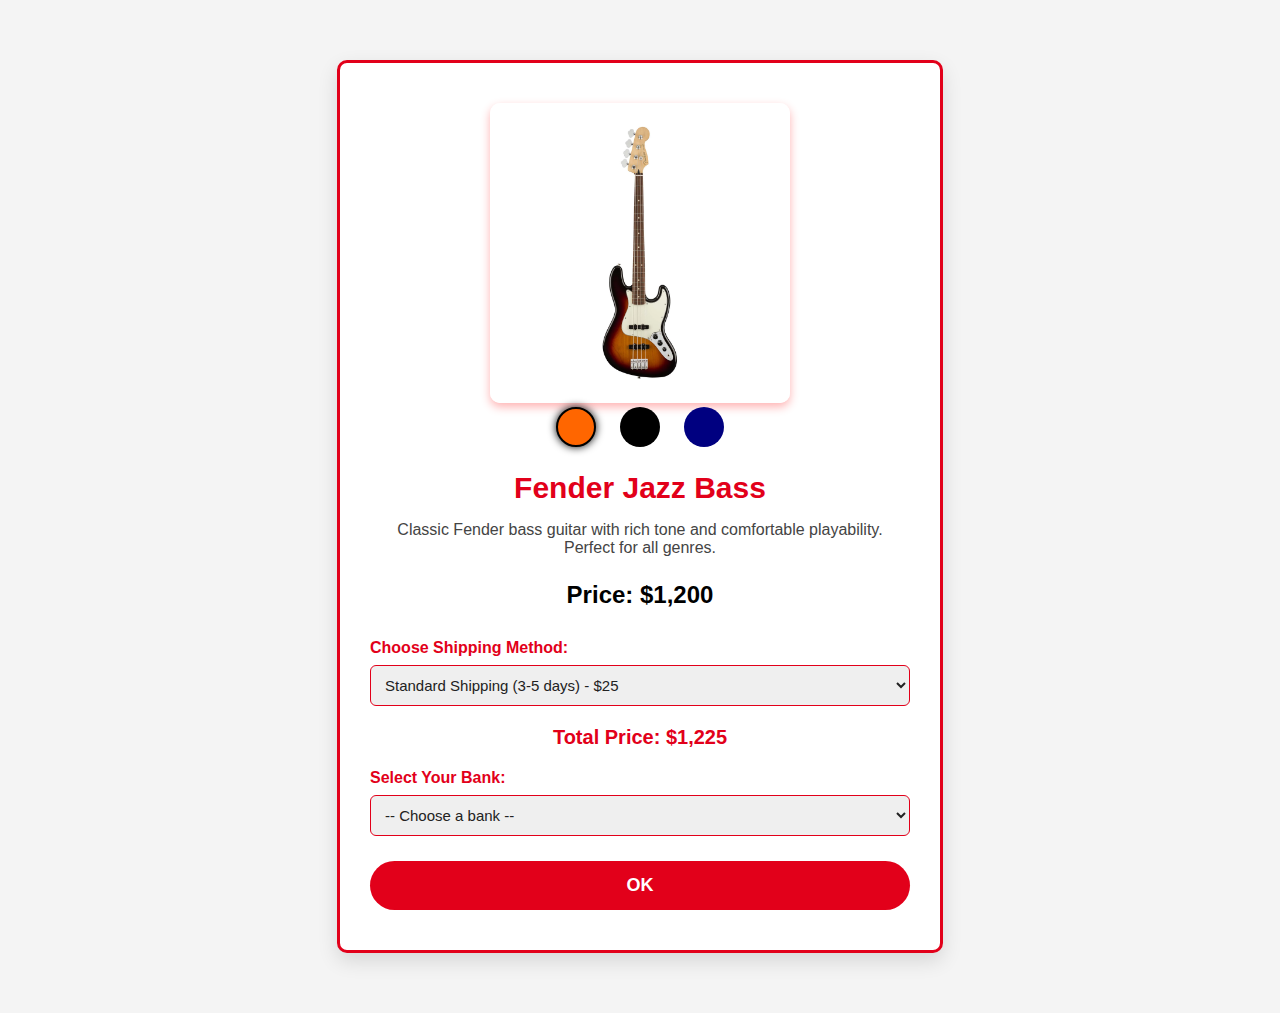
<file: bass.html>
<!DOCTYPE html>
<html lang="en">
<head>
  <meta charset="UTF-8" />
  <meta name="viewport" content="width=device-width, initial-scale=1" />
  <title>Fender Bass Shop</title>
  <style>
    /* Fender Inspired Colors & Typography */
    body {
      font-family: 'Helvetica Neue', Helvetica, Arial, sans-serif;
      background: #f4f4f4;
      color: #222;
      margin: 0;
      padding: 0;
    }

    .main-wrap {
      display: flex;
      justify-content: center;
      padding: 60px 20px;
    }

    .product {
      background: #fff;
      border-radius: 10px;
      padding: 40px 30px;
      max-width: 540px;
      box-shadow: 0 8px 20px rgba(0,0,0,0.12);
      text-align: center;
      border: 3px solid #e2001a; /* Fender Blue Border */
    }

    .image-gallery img {
      width: 300px;
      height: auto;
      border-radius: 10px;
      transition: all 0.4s ease;
      box-shadow: 0 4px 10px rgba(255, 0, 0, 0.3);
    }

    /* Color circles */
    .color-circle {
      display: inline-block;
      width: 36px;
      height: 36px;
      border-radius: 50%;
      margin: 0 10px;
      cursor: pointer;
      border: 2px solid transparent;
      transition: border-color 0.3s;
    }
    .color-circle:hover,
    .color-circle.selected {
      border-color: #000;
      box-shadow: 0 0 8px #000;
    }

    /* Product details */
    .details h2 {
      font-weight: 700;
      font-size: 30px;
      color: #e2001a;
      margin: 20px 0 8px;
    }

    .details p.description {
      font-size: 16px;
      color: #444;
      margin-bottom: 20px;
    }

    .details p.price {
      font-weight: 700;
      font-size: 24px;
      color: #000;
      margin-bottom: 30px;
    }

    /* Select inputs and buttons */
    label {
      display: block;
      font-weight: 600;
      color: #e2001a;
      margin: 20px 0 8px;
      text-align: left;
    }
    select {
      width: 100%;
      padding: 10px;
      font-size: 15px;
      border-radius: 6px;
      border: 1.8px solid #e2001a;
      color: #222;
      box-sizing: border-box;
      transition: box-shadow 0.3s ease;
    }
    select:focus {
      outline: none;
      box-shadow: 0 0 8px #e2001a;
    }

    .buy-section button {
      margin-top: 25px;
      background-color: #e2001a;
      border: none;
      color: white;
      font-weight: 700;
      font-size: 18px;
      padding: 14px 30px;
      border-radius: 30px;
      cursor: pointer;
      transition: background-color 0.3s ease;
      width: 100%;
    }
    .buy-section button:hover {
      background-color: #e2001a;
    }

    /* Bank details panel */
    .bank-details {
      display: none;
      background: #e6f0ff;
      border: 2px solid #e2001a;
      border-radius: 10px;
      padding: 25px 30px;
      margin-top: 30px;
      color: #e2001a;
      text-align: left;
    }
    .bank-details h3 {
      margin-top: 0;
      font-weight: 700;
      font-size: 22px;
    }
    .bank-details p {
      margin: 12px 0;
      font-weight: 600;
      font-size: 16px;
    }
    .bank-details em {
      font-style: normal;
      color: #e2001a;
      opacity: 0.8;
      font-size: 14px;
    }
    .bank-details button {
      margin-top: 20px;
      background-color: #e2001a;
      width: auto;
      padding: 12px 28px;
      font-size: 16px;
      border-radius: 30px;
      cursor: pointer;
      color: white;
      border: none;
      transition: background-color 0.3s ease;
    }
    .bank-details button:hover {
      background-color: #e2001a;
    }

    /* Total price display */
    #totalPriceDisplay {
      font-weight: 700;
      font-size: 20px;
      margin-top: 20px;
      color: #e2001a;
      text-align: center;
    }
  </style>
</head>
<body>
  <section class="main-wrap">
    <div class="product">
      <div class="image-gallery">
        <img id="productImg" src="B1.webp" alt="Fender Jazz Bass" />
      </div>

      <div>
        <div class="color-circle selected" style="background-color: #ff6600;" onclick="changeColor('B1.webp', this, 1200, 'Sunburst')" title="Sunburst"></div>
        <div class="color-circle" style="background-color: #000000;" onclick="changeColor('B2.webp', this, 1100, 'Black')" title="Black"></div>
        <div class="color-circle" style="background-color: rgba(0, 0, 128, 1);" onclick="changeColor('B3.webp', this, 1150, 'Blue Burst')" title="Olympic White"></div>
      </div>

      <div class="details">
        <h2>Fender Jazz Bass</h2>
        <p class="description">Classic Fender bass guitar with rich tone and comfortable playability. Perfect for all genres.</p>
        <p class="price">Price: <strong id="priceTag">$1,200</strong></p>
      </div>

      <label for="shipping">Choose Shipping Method:</label>
      <select id="shipping" name="shipping" onchange="updateShippingFee()">
        <option value="standard" data-fee="25">Standard Shipping (3-5 days) - $25</option>
        <option value="express" data-fee="60">Express Shipping (1-2 days) - $60</option>
        <option value="pickup" data-fee="0">Store Pickup - Free</option>
      </select>

      <div id="totalPriceDisplay">Total Price: $1,225</div>

      <div class="buy-section">
        <label for="bankSelect">Select Your Bank:</label>
        <select id="bankSelect">
          <option value="" disabled selected>-- Choose a bank --</option>
          <option value="G-Cash">G-Cash</option>
          <option value="BDO">BDO</option>
          <option value="Metro Bank">Metro Bank</option>
          <option value="BPI">BPI</option>
          <option value="PayPal">PayPal</option>
          <option value="Maya">Maya</option>
        </select>
        <button onclick="buyNow()">OK</button>
      </div>

      <div class="bank-details" id="bankInfo">
        <h3>Payment Details</h3>
        <p><strong>Bank:</strong> <span id="selectedBank">Fender Bank</span></p>
        <p><strong>Account Number:</strong> 9876-5432-1098</p>
        <p><strong>Reference:</strong> JAZZBASS2025</p>
        <p><em>Please send proof of payment to payments@fenderbass.com</em></p>
        <button onclick="goToThankYou()">Proceed to Finish</button>
      </div>
    </div>
  </section>

<script>
  let currentPrice = 1200;
  let currentColor = 'Sunburst';

  function changeColor(imgSrc, elem, price, colorName) {
    document.getElementById('productImg').src = imgSrc;
    document.getElementById('priceTag').textContent = "$" + price.toLocaleString();
    currentPrice = price;
    currentColor = colorName;
    document.querySelectorAll('.color-circle').forEach(c => c.classList.remove('selected'));
    elem.classList.add('selected');
    updateShippingFee();
  }

  function updateShippingFee() {
    const shippingSelect = document.getElementById('shipping');
    const selectedOption = shippingSelect.options[shippingSelect.selectedIndex];
    const shippingFee = Number(selectedOption.getAttribute('data-fee')) || 0;
    const totalPrice = currentPrice + shippingFee;
    document.getElementById('totalPriceDisplay').textContent = `Total Price: $${totalPrice.toLocaleString()}`;
  }

  function buyNow() {
    const bankSelect = document.getElementById('bankSelect');
    const bank = bankSelect.value;
    if (!bank) {
      alert("Please select a bank first.");
      return;
    }
    document.getElementById('selectedBank').textContent = bank;
    document.getElementById('bankInfo').style.display = 'block';
    document.getElementById('bankInfo').scrollIntoView({ behavior: 'smooth' });
  }

  function goToThankYou() {
    alert('Thank you for your order! Redirecting...');
    window.location.href = 'thankyou.html';
  }

  window.onload = () => {
    updateShippingFee();
  };
</script>
</body>
</html>
</file>
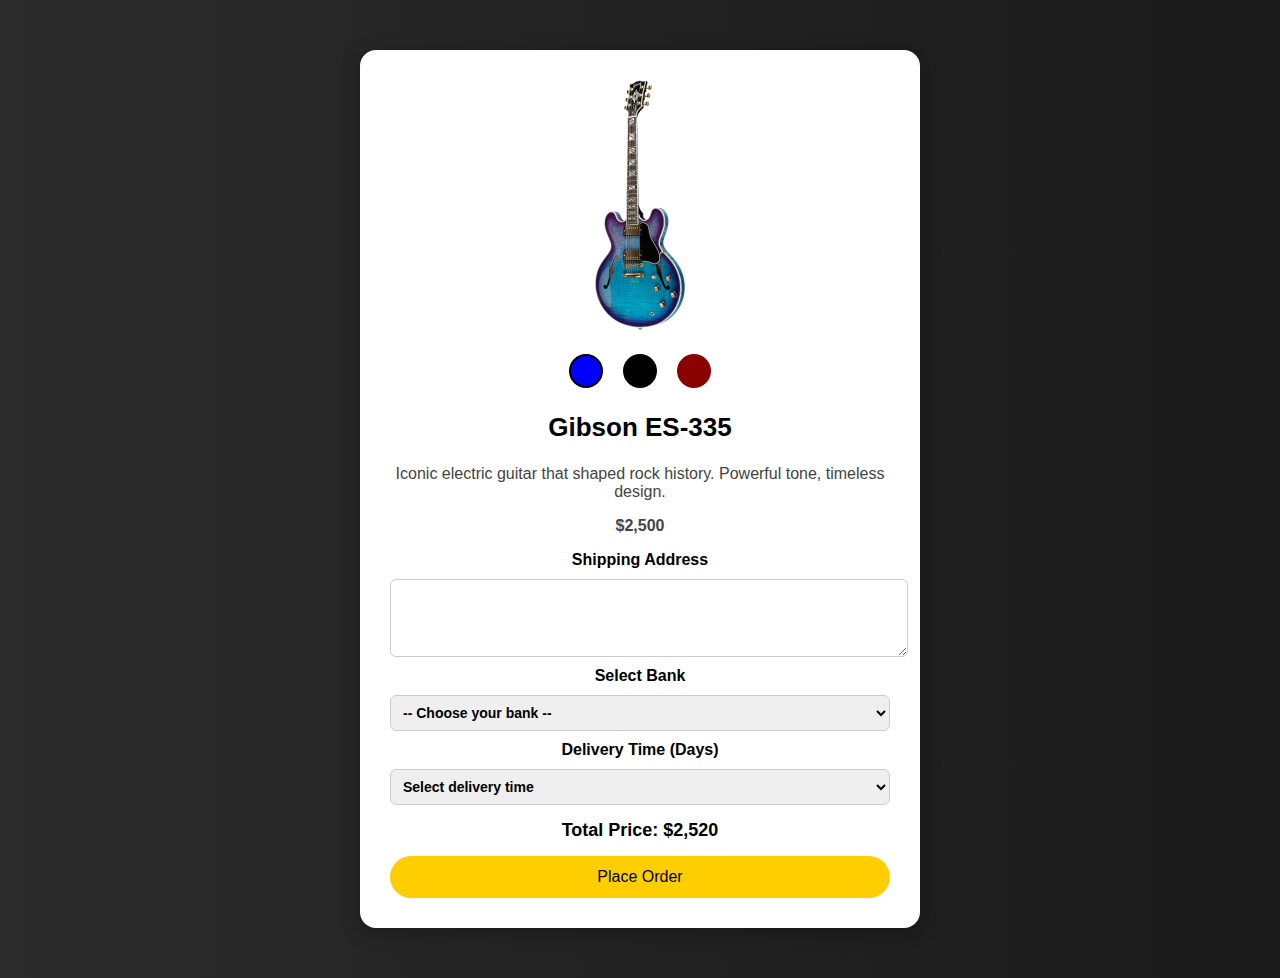
<file: es335.html>
<!DOCTYPE html>
<html lang="en">
<head>
  <meta charset="UTF-8" />
  <meta name="viewport" content="width=device-width, initial-scale=1.0" />
  <title>Gibson ES-335</title>
  <style>
    body {
      font-family: 'Segoe UI', sans-serif;
      background: linear-gradient(to right, #2b2b2b, #1a1a1a);
      color: #fff;
      margin: 0;
      padding: 0;
    }
    .main-wrap {
      display: flex;
      justify-content: center;
      padding: 50px 20px;
    }
    .product {
      background: #fff;
      color: #000;
      border-radius: 16px;
      padding: 30px;
      max-width: 500px;
      box-shadow: 0 4px 20px rgba(0, 0, 0, 0.3);
      text-align: center;
    }
    .image-gallery img {
      width: 250px;
      height: auto;
      border-radius: 10px;
      transition: 0.3s;
    }
    .color-options {
      margin: 20px 0;
    }
    .color-circle {
      display: inline-block;
      width: 30px;
      height: 30px;
      border-radius: 50%;
      margin: 0 8px;
      cursor: pointer;
      border: 2px solid transparent;
      transition: border 0.3s;
    }
    .color-circle:hover,
    .color-circle.selected {
      border: 2px solid #000;
    }
    .details h2 {
      font-size: 26px;
      margin-top: 10px;
    }
    .details p {
      font-size: 16px;
      color: #444;
    }
    .buy-section {
      margin-top: 20px;
      text-align: left;
    }
    form label,
    form select,
    form textarea {
      display: block;
      width: 100%;
      margin-bottom: 10px;
      font-weight: bold;
    }
    form textarea {
      resize: vertical;
      height: 60px;
    }
    form select,
    form textarea {
      padding: 8px;
      font-size: 14px;
      border-radius: 6px;
      border: 1px solid #ccc;
      color: #000;
    }
    button {
      background-color: #ffce00;
      color: black;
      padding: 12px 25px;
      font-size: 16px;
      border: none;
      border-radius: 30px;
      cursor: pointer;
      transition: background-color 0.3s;
      margin-top: 15px;
      width: 100%;
    }
    button:hover {
      background-color: #e6b800;
    }
    .price {
      margin-top: 15px;
      font-weight: bold;
      font-size: 18px;
    }
    .bank-details {
      margin-top: 20px;
      background: #f8f8f8;
      padding: 20px;
      border-radius: 10px;
      color: #333;
      text-align: left;
    }
    .bank-details h3 {
      margin-top: 0;
    }
  </style>
</head>
<body>
  <section class="main-wrap">
    <div class="product">
      <div class="image-gallery">
        <img id="productImg" src="blueberry.webp" alt="Gibson ES-335" />
      </div>

      <div class="color-options">
        <div class="color-circle selected" style="background-color: blue;" onclick="changeColor('blueberry.webp', 'Blueberry', 2500, this)" title="Cherry Sunburst"></div>
        <div class="color-circle" style="background-color: black;" onclick="changeColor('black.jpg', 'Ebony Black', 2500, this)" title="Ebony Black"></div>
        <div class="color-circle" style="background-color: darkred;" onclick="changeColor('cherry.png', 'Gold Top', 10000, this)" title="Gold Top"></div>
      </div>

      <div class="details">
        <h2>Gibson ES-335</h2>
        <p>Iconic electric guitar that shaped rock history. Powerful tone, timeless design.</p>
        <p><strong id="priceTag">$2,500</strong></p>
      </div>

      <form action="thankyou.html" method="get" id="orderForm">
        <input type="hidden" name="color" id="selectedColor" value="Blueberry" />
        <input type="hidden" name="price" id="selectedPrice" value="2500" />
        <input type="hidden" name="shippingFee" id="shippingFee" value="20" />
        <input type="hidden" name="totalPrice" id="totalPrice" value="2520" />

        <label for="address">Shipping Address</label>
        <textarea name="address" id="address" required></textarea>

        <label for="bank">Select Bank</label>
        <select name="bank" id="bank" required>
          <option value="" disabled selected>-- Choose your bank --</option>
          <option value="BPI">BPI</option>
          <option value="BDO">BDO</option>
          <option value="Metrobank">Metrobank</option>
          <option value="Landbank">Landbank</option>
          <option value="Gcash">Gcash</option>
          <option value="PayPal">PayPal</option>
        </select>

        <label for="deliveryDays">Delivery Time (Days)</label>
        <select name="deliveryDays" id="deliveryDays" required onchange="updateShippingFee()">
          <option value="" disabled selected>Select delivery time</option>
          <option value="3">3 Days (Fast) - $50</option>
          <option value="5">5 Days - $30</option>
          <option value="7">7 Days (Standard) - $20</option>
          <option value="14">14 Days (Economy) - $10</option>
        </select>

        <div class="price" id="totalPriceDisplay">Total Price: $2,520</div>

        <button type="submit">Place Order</button>
      </form>
    </div>
  </section>

  <script>
    // Shipping fees by delivery days
    const shippingFees = {
      "3": 50,
      "5": 30,
      "7": 20,
      "14": 10
    };

    function changeColor(imgSrc, colorName, price, element) {
      // Update image
      document.getElementById('productImg').src = imgSrc;

      // Update price text
      document.getElementById('priceTag').textContent = '$' + price.toLocaleString();

      // Update hidden inputs
      document.getElementById('selectedColor').value = colorName;
      document.getElementById('selectedPrice').value = price;

      // Update selected class on color circles
      document.querySelectorAll('.color-circle').forEach(c => c.classList.remove('selected'));
      element.classList.add('selected');

      // Update total price including shipping
      updateShippingFee();
    }

    function updateShippingFee() {
      const deliveryDays = document.getElementById('deliveryDays').value;
      const shippingFee = shippingFees[deliveryDays] || 0;

      const guitarPrice = parseInt(document.getElementById('selectedPrice').value, 10);
      const totalPrice = guitarPrice + shippingFee;

      // Update hidden inputs
      document.getElementById('shippingFee').value = shippingFee;
      document.getElementById('totalPrice').value = totalPrice;

      // Update visible total price display
      document.getElementById('totalPriceDisplay').textContent = 'Total Price: $' + totalPrice.toLocaleString();
    }
  </script>
</body>
</html>
</file>
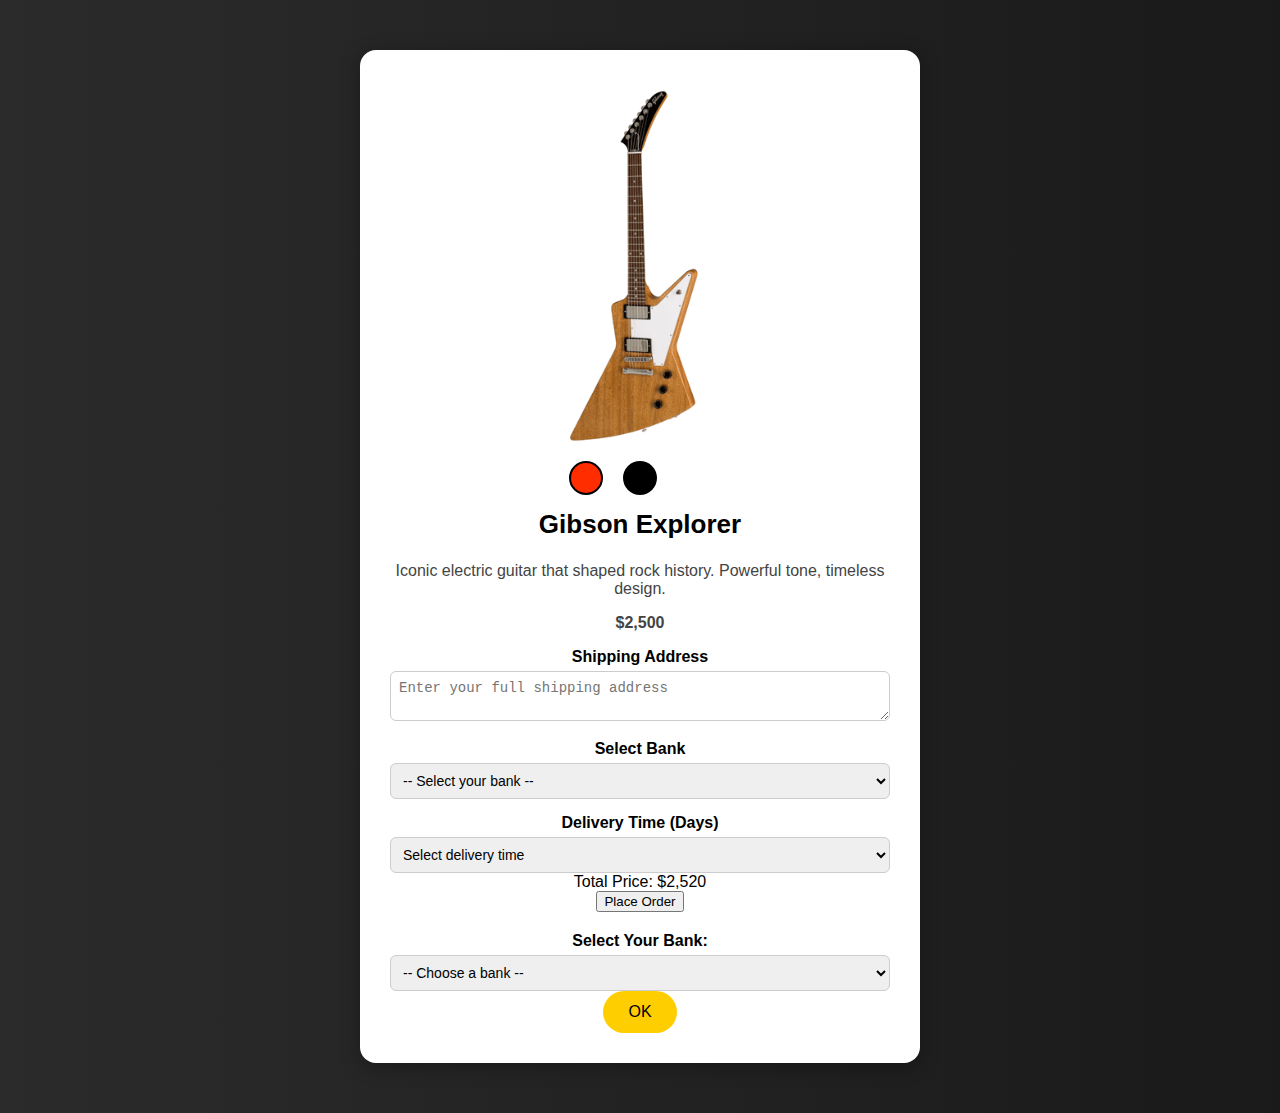
<file: explorer.html>
<!DOCTYPE html>
<html lang="en">
<head>
  <meta charset="UTF-8" />
  <meta name="viewport" content="width=device-width, initial-scale=1.0">
  <title>Gibson Explorer</title>
  <style>
    body {
      font-family: 'Segoe UI', sans-serif;
      background: linear-gradient(to right, #2b2b2b, #1a1a1a);
      color: #fff;
      margin: 0;
      padding: 0;
    }

    .main-wrap {
      display: flex;
      justify-content: center;
      padding: 50px 20px;
    }

    .product {
      background: #fff;
      color: #000;
      border-radius: 16px;
      padding: 30px;
      max-width: 500px;
      box-shadow: 0 4px 20px rgba(0, 0, 0, 0.3);
      text-align: center;
    }

    .image-gallery img {
      width: 250px;
      height: auto;
      border-radius: 10px;
      transition: 0.3s;
    }

    .color-circle {
      display: inline-block;
      width: 30px;
      height: 30px;
      border-radius: 50%;
      margin: 0 8px;
      cursor: pointer;
      border: 2px solid transparent;
      transition: border 0.3s;
    }

    .color-circle:hover,
    .color-circle.selected {
      border: 2px solid #000;
    }

    .details h2 {
      font-size: 26px;
      margin-top: 10px;
    }

    .details p {
      font-size: 16px;
      color: #444;
    }

    .buy-section {
      margin-top: 20px;
    }

    .buy-section button {
      background-color: #ffce00;
      color: black;
      padding: 12px 25px;
      font-size: 16px;
      border: none;
      border-radius: 30px;
      cursor: pointer;
      transition: background-color 0.3s;
    }

    .buy-section button:hover {
      background-color: #e6b800;
    }

    .bank-details {
      margin-top: 20px;
      display: none;
      background: #f8f8f8;
      padding: 20px;
      border-radius: 10px;
      color: #333;
      text-align: left;
    }

    .bank-details h3 {
      margin-top: 0;
    }

    .bank-details p {
      margin: 8px 0;
    }

    label {
      display: block;
      margin-top: 15px;
      font-weight: bold;
    }

    textarea, select {
      width: 100%;
      padding: 8px;
      margin-top: 5px;
      box-sizing: border-box;
      border-radius: 6px;
      border: 1px solid #ccc;
      font-size: 14px;
    }
  </style>
</head>
<body>
  <section class="main-wrap">
    <div class="product">
      <div class="image-gallery">
        <img id="productImg" src="korina.png" alt="Gibson Explorer" />
      </div>

      <div>
        <div class="color-circle selected" style="background-color: #ff2d00;" 
             onclick="changeColor('korina.png', this, 2500)" title="Korina"></div>
        <div class="color-circle" style="background-color: black;" 
             onclick="changeColor('exblack.png', this, 2500)" title="Ebony Black"></div>
        <div class="color-circle" style="background-color: #fff;" 
             onclick="changeColor('exwhite.png', this, 10000)" title="Snow White"></div>
      </div>

      <div class="details">
        <h2>Gibson Explorer</h2>
        <p>Iconic electric guitar that shaped rock history. Powerful tone, timeless design.</p>
        <p><strong id="priceTag">$2,500</strong></p>
      </div>

      <!-- Shipping & Order Form -->
      <form action="thankyou.html" method="get" id="orderForm">
        <input type="hidden" name="shape" id="selectedShape" value="Explorer">
        <input type="hidden" name="color" id="selectedColor" value="Korina">
        <input type="hidden" name="price" id="selectedPrice" value="2500">
        <input type="hidden" name="shippingFee" id="shippingFee" value="20">
        <input type="hidden" name="totalPrice" id="totalPrice" value="2520">

        <label for="address">Shipping Address</label>
        <textarea name="address" id="address" required placeholder="Enter your full shipping address"></textarea>

        <label for="bank">Select Bank</label>
        <select name="bank" id="bank" required>
          <option value="" disabled selected>-- Select your bank --</option>
          <option value="BPI">BPI</option>
          <option value="BDO">BDO</option>
          <option value="Metrobank">Metrobank</option>
          <option value="Landbank">Landbank</option>
        </select>

        <label for="deliveryDays">Delivery Time (Days)</label>
        <select name="deliveryDays" id="deliveryDays" required onchange="updateShippingFee()">
          <option value="" disabled selected>Select delivery time</option>
          <option value="3">3 Days (Fast) - $50</option>
          <option value="5">5 Days - $30</option>
          <option value="7">7 Days (Standard) - $20</option>
          <option value="14">14 Days (Economy) - $10</option>
        </select>

        <div class="price" id="totalPriceDisplay">Total Price: $2,520</div>

        <button class="btn" type="submit">Place Order</button>
      </form>

      <div class="buy-section">
        <label for="bankSelect"><strong>Select Your Bank:</strong></label>
        <select id="bankSelect">
          <option value="" disabled selected>-- Choose a bank --</option>
          <option value="G-cash">G-Cash</option>
          <option value="BDO">BDO</option>
          <option value="Metro Bank">Metro Bank</option>
          <option value="BPI">BPI</option>
          <option value="PayPal">PayPal</option>
          <option value="Maya">Maya</option>
        </select>
        <button onclick="buyNow()">OK</button>
      </div>

      <div class="bank-details" id="bankInfo">
        <h3>Payment Details</h3>
        <p><strong>Bank:</strong> <span id="selectedBank">Gibson Bank Inc.</span></p>
        <p><strong>Account Number:</strong> 1234-5678-9012</p>
        <p><strong>Reference:</strong> EXPLORER2025</p>
        <p><em>Please send proof of payment to sylvesterguitaratelier.com</em></p>
        <button onclick="goToThankYou()">Proceed to Finish</button>
      </div>
    </div>
  </section>

  <script>
    // Track currently selected color name
    let selectedColorName = "Korina";

    // Change the guitar image, price, and update form inputs
    function changeColor(imgSrc, element, price) {
      // Update image
      document.getElementById('productImg').src = imgSrc;
      // Update price display
      document.getElementById('priceTag').textContent = "$" + price.toLocaleString();
      // Update hidden inputs
      document.getElementById('selectedPrice').value = price;
      // Update color name based on title attribute of clicked circle
      selectedColorName = element.title || "Color";
      document.getElementById('selectedColor').value = selectedColorName;

      // Remove 'selected' class from all circles, add to clicked
      const circles = document.querySelectorAll('.color-circle');
      circles.forEach(c => c.classList.remove('selected'));
      element.classList.add('selected');

      // Recalculate total price with current shipping fee
      updateShippingFee();
    }

    // Shipping fees by delivery days
    const shippingFees = {
      "3": 50,
      "5": 30,
      "7": 20,
      "14": 10
    };

    function updateShippingFee() {
      const deliveryDays = document.getElementById('deliveryDays').value;
      const shippingFee = shippingFees[deliveryDays] || 0;

      const guitarPrice = parseInt(document.getElementById('selectedPrice').value, 10);
      const totalPrice = guitarPrice + shippingFee;

      // Update hidden inputs
      document.getElementById('shippingFee').value = shippingFee;
      document.getElementById('totalPrice').value = totalPrice;

      // Update visible total price display
      document.getElementById('totalPriceDisplay').textContent = 'Total Price: $' + totalPrice.toLocaleString();
    }

    // Show payment details when user selects bank and clicks OK
    function buyNow() {
      const bankSelect = document.getElementById('bankSelect');
      const selectedBank = bankSelect.value;
      if (!selectedBank) {
        alert('Please select a bank first.');
        return;
      }
      document.getElementById('selectedBank').textContent = selectedBank;
      document.getElementById('bankInfo').style.display = 'block';
      window.scrollTo({top: document.body.scrollHeight, behavior: 'smooth'});
    }

    // Redirect to thank you page (or simulate form submission finish)
    function goToThankYou() {
      // Here you can add validation or actual form submission logic
      alert('Thank you for your order! Redirecting...');
      window.location.href = 'thankyou.html';
    }
  </script>
</body>
</html>
</file>
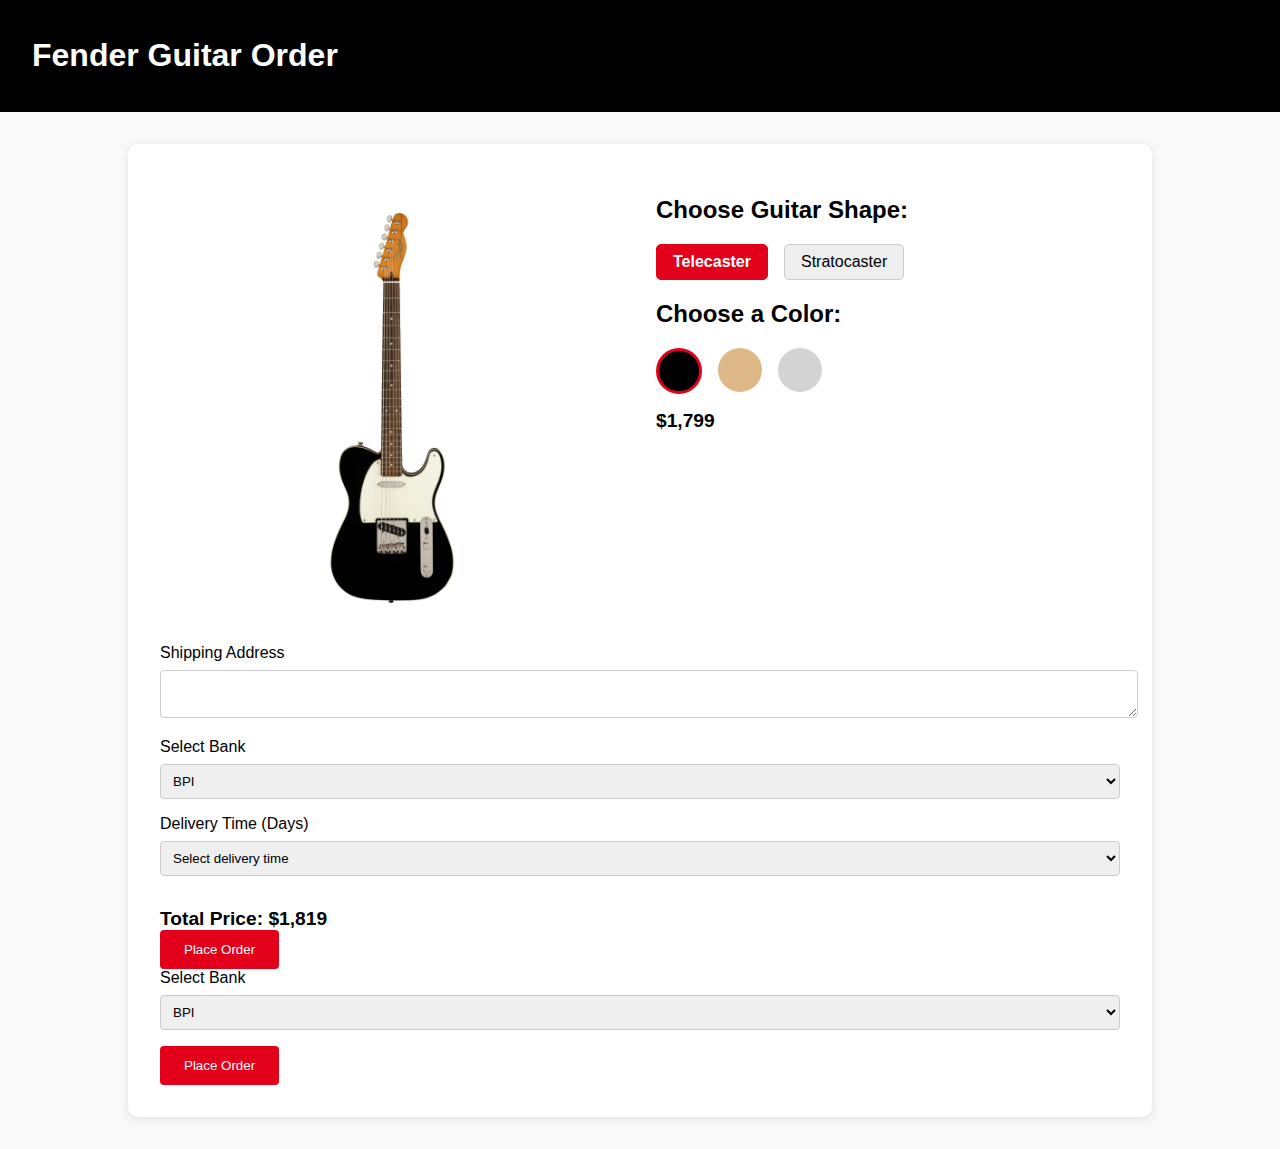
<file: fender.html>
<!DOCTYPE html>
<html lang="en">
<head>
  <meta charset="UTF-8">
  <title>Fender Guitar Order</title>
  <style>
    body {
      font-family: 'Segoe UI', sans-serif;
      background: #f9f9f9;
      margin: 0;
      padding: 0;
    }

    header {
      background: #000;
      color: #fff;
      padding: 1rem 2rem;
    }

    .container {
      max-width: 960px;
      margin: 2rem auto;
      background: white;
      padding: 2rem;
      border-radius: 10px;
      box-shadow: 0 2px 10px rgba(0,0,0,0.1);
    }

    .flex {
      display: flex;
      flex-wrap: wrap;
      gap: 2rem;
    }

    .guitar-img {
      flex: 1;
      min-width: 300px;
    }

    .guitar-img img {
      width: 100%;
      border-radius: 10px;
    }

    .details {
      flex: 1;
    }

    .shape-options, .color-options {
      display: flex;
      gap: 1rem;
      margin-top: 1rem;
    }

    .shape-button {
      padding: 0.5rem 1rem;
      background: #eee;
      border: 1px solid #ccc;
      border-radius: 5px;
      cursor: pointer;
    }

    .shape-button.selected {
      background: #e2001a;
      color: white;
      font-weight: bold;
      border-color: #e2001a;
    }

    .color-circle {
      width: 40px;
      height: 40px;
      border-radius: 50%;
      border: 2px solid transparent;
      cursor: pointer;
    }

    .color-circle.selected {
      border: 3px solid #e2001a;
    }

    .price {
      font-size: 1.2rem;
      margin-top: 1rem;
      font-weight: bold;
    }

    input, textarea, select {
      width: 100%;
      padding: 0.5rem;
      margin-top: 0.5rem;
      margin-bottom: 1rem;
      border: 1px solid #ccc;
      border-radius: 4px;
    }

    .btn {
      background: #e2001a;
      color: white;
      border: none;
      padding: 0.75rem 1.5rem;
      border-radius: 4px;
      cursor: pointer;
    }
  </style>
</head>
<body>
  <header>
    <h1>Fender Guitar Order</h1>
  </header>

  <div class="container">
    <div class="flex">
      <!-- Guitar Image -->
      <div class="guitar-img">
        <img id="guitarImage" src="https://raw.githubusercontent.com/ryanncodes/assets/main/guitars/tele-black.jpg" alt="Guitar">
      </div>

      <!-- Options -->
      <div class="details">
        <h2>Choose Guitar Shape:</h2>
        <div class="shape-options">
          <div class="shape-button selected" onclick="selectShape('telecaster', event)">Telecaster</div>
          <div class="shape-button" onclick="selectShape('stratocaster', event)">Stratocaster</div>
        </div>

        <h2>Choose a Color:</h2>
        <div class="color-options" id="colorOptions"></div>

        <div class="price" id="price">$1,799</div>
      </div>
    </div>

    <!-- Order Form -->
    <form action="thankyou.html" method="get">
      <input type="hidden" name="shape" id="selectedShape" value="Telecaster">
      <input type="hidden" name="color" id="selectedColor" value="Black">
      <input type="hidden" name="price" id="selectedPrice" value="1799">

      <form action="thankyou.html" method="get" id="orderForm">
  <input type="hidden" name="shape" id="selectedShape" value="Telecaster">
  <input type="hidden" name="color" id="selectedColor" value="Black">
  <input type="hidden" name="price" id="selectedPrice" value="1799">
  <input type="hidden" name="shippingFee" id="shippingFee" value="20">
  <input type="hidden" name="totalPrice" id="totalPrice" value="1819">

  <label for="address">Shipping Address</label>
  <textarea name="address" id="address" required></textarea>

  <label for="bank">Select Bank</label>
  <select name="bank" id="bank" required>
    <option value="BPI">BPI</option>
    <option value="BDO">BDO</option>
    <option value="Metrobank">Metrobank</option>
    <option value="Landbank">Landbank</option>
  </select>

  <label for="deliveryDays">Delivery Time (Days)</label>
  <select name="deliveryDays" id="deliveryDays" required onchange="updateShippingFee()">
    <option value="" disabled selected>Select delivery time</option>
    <option value="3">3 Days (Fast) - $50</option>
    <option value="5">5 Days - $30</option>
    <option value="7">7 Days (Standard) - $20</option>
    <option value="14">14 Days (Economy) - $10</option>
  </select>

  <div class="price" id="totalPriceDisplay">Total Price: $1,819</div>

  <button class="btn" type="submit">Place Order</button>
</form>

<script>
  // Shipping fees by delivery days
  const shippingFees = {
    "3": 50,
    "5": 30,
    "7": 20,
    "14": 10
  };

  function updateShippingFee() {
    const deliveryDays = document.getElementById('deliveryDays').value;
    const shippingFee = shippingFees[deliveryDays] || 0;

    const guitarPrice = parseInt(document.getElementById('selectedPrice').value, 10);
    const totalPrice = guitarPrice + shippingFee;

    // Update hidden inputs
    document.getElementById('shippingFee').value = shippingFee;
    document.getElementById('totalPrice').value = totalPrice;

    // Update visible total price display
    document.getElementById('totalPriceDisplay').textContent = 'Total Price: $' + totalPrice.toLocaleString();
  }

  // Update total price when guitar price changes (e.g. when changing color/shape)
  function updateGuitarDisplay() {
    const guitar = guitars[selectedShape][selectedColor];
    document.getElementById('guitarImage').src = guitar.img;
    document.getElementById('price').textContent = '$' + guitar.price.toLocaleString();
    document.getElementById('selectedPrice').value = guitar.price;
    document.getElementById('selectedColor').value = selectedColor;

    // Recalculate total price including shipping fee
    updateShippingFee();
  }
</script>



      <label for="bank">Select Bank</label>
      <select name="bank" id="bank" required>
        <option value="BPI">BPI</option>
        <option value="BDO">BDO</option>
        <option value="Metrobank">Metrobank</option>
        <option value="Landbank">Landbank</option>
      </select>

      <button class="btn" type="submit">Place Order</button>
    </form>
  </div>

  <script>
    const guitars = {
      telecaster: {
        Black: { img: 'T1.webp', price: 1799 },
        Butterscotch: { img: 'T2.webp', price: 2000 },
        White: { img: 'T3.webp', price: 2300 }
      },
      stratocaster: {
        Black: { img: 'F2.webp', price: 1800 },
        Sunburst: { img: 'F3.webp', price: 2100 },
        Blue: { img: 'F1.webp', price: 2200 }
      }
    };

    let selectedShape = 'telecaster';
    let selectedColor = 'Black';

    function selectShape(shape, event) {
      selectedShape = shape;
      document.getElementById('selectedShape').value = capitalize(shape);

      document.querySelectorAll('.shape-button').forEach(btn => btn.classList.remove('selected'));
      event.target.classList.add('selected');

      loadColorOptions();
    }

    function loadColorOptions() {
      const colorOptionsDiv = document.getElementById('colorOptions');
      colorOptionsDiv.innerHTML = '';

      const colors = guitars[selectedShape];
      let first = true;

      for (const color in colors) {
        const circle = document.createElement('div');
        circle.className = 'color-circle';
        if (first) {
          circle.classList.add('selected');
          selectedColor = color;
          updateGuitarDisplay();
          first = false;
        }
        circle.style.backgroundColor = getColorStyle(color);
        circle.title = color;
        circle.onclick = function () {
          document.querySelectorAll('.color-circle').forEach(c => c.classList.remove('selected'));
          circle.classList.add('selected');
          selectedColor = color;
          updateGuitarDisplay();
        };
        colorOptionsDiv.appendChild(circle);
      }
    }

    function updateGuitarDisplay() {
      const guitar = guitars[selectedShape][selectedColor];
      document.getElementById('guitarImage').src = guitar.img;
      document.getElementById('price').textContent = '$' + guitar.price.toLocaleString();
      document.getElementById('selectedPrice').value = guitar.price;
      document.getElementById('selectedColor').value = selectedColor;
    }

    function capitalize(str) {
      return str.charAt(0).toUpperCase() + str.slice(1);
    }

    function getColorStyle(colorName) {
      const map = {
        Black: 'black',
        Butterscotch: 'burlywood',
        White: 'lightgray',
        Sunburst: 'sienna',
        Blue: 'steelblue'
      };
      return map[colorName] || 'gray';
    }

    // Initialize
    loadColorOptions();
  </script>
</body>
</html>
</file>
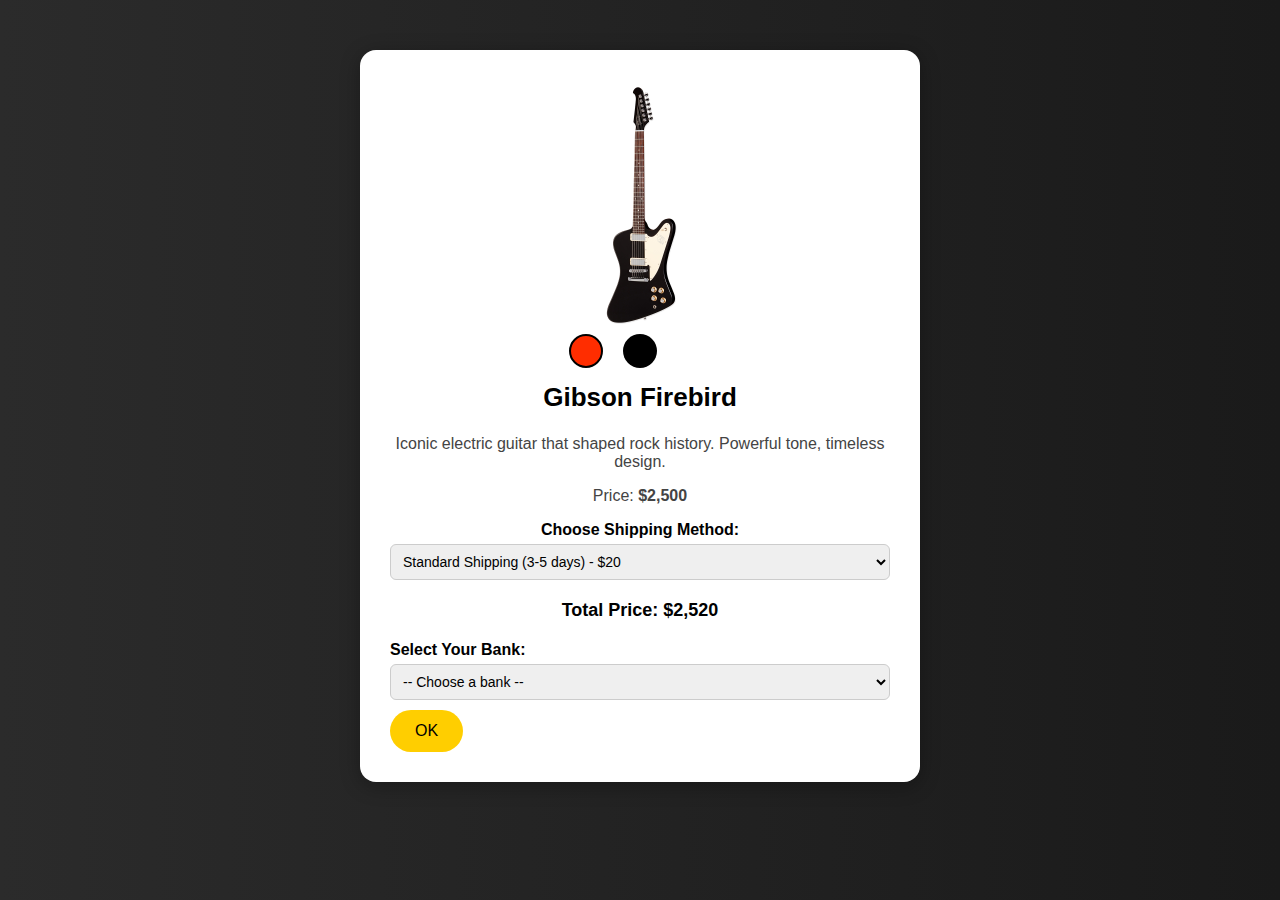
<file: firebird.html>
<!DOCTYPE html>
<html lang="en">
<head>
  <meta charset="UTF-8" />
  <meta name="viewport" content="width=device-width, initial-scale=1" />
  <title>Gibson Firebird</title>
  <style>
    body {
      font-family: 'Segoe UI', sans-serif;
      background: linear-gradient(to right, #2b2b2b, #1a1a1a);
      color: #fff;
      margin: 0;
      padding: 0;
    }
    .main-wrap {
      display: flex;
      justify-content: center;
      padding: 50px 20px;
    }
    .product {
      background: #fff;
      color: #000;
      border-radius: 16px;
      padding: 30px;
      max-width: 500px;
      box-shadow: 0 4px 20px rgba(0, 0, 0, 0.3);
      text-align: center;
    }
    .image-gallery img {
      width: 250px;
      height: auto;
      border-radius: 10px;
      transition: 0.3s;
    }
    .color-circle {
      display: inline-block;
      width: 30px;
      height: 30px;
      border-radius: 50%;
      margin: 0 8px;
      cursor: pointer;
      border: 2px solid transparent;
      transition: border 0.3s;
    }
    .color-circle:hover,
    .color-circle.selected {
      border: 2px solid #000;
    }
    .details h2 {
      font-size: 26px;
      margin-top: 10px;
    }
    .details p {
      font-size: 16px;
      color: #444;
    }
    .buy-section {
      margin-top: 20px;
      text-align: left;
    }
    .buy-section button {
      background-color: #ffce00;
      color: black;
      padding: 12px 25px;
      font-size: 16px;
      border: none;
      border-radius: 30px;
      cursor: pointer;
      transition: background-color 0.3s;
      margin-top: 10px;
    }
    .buy-section button:hover {
      background-color: #e6b800;
    }
    .bank-details {
      margin-top: 20px;
      display: none;
      background: #f8f8f8;
      padding: 20px;
      border-radius: 10px;
      color: #333;
      text-align: left;
    }
    .bank-details h3 {
      margin-top: 0;
    }
    .bank-details p {
      margin: 8px 0;
    }
    label {
      display: block;
      margin-top: 15px;
      font-weight: bold;
    }
    select {
      width: 100%;
      padding: 8px;
      margin-top: 5px;
      box-sizing: border-box;
      border-radius: 6px;
      border: 1px solid #ccc;
      font-size: 14px;
      color: black;
    }
    #totalPriceDisplay {
      margin-top: 20px;
      font-weight: bold;
      font-size: 18px;
      color: #000;
      text-align: center;
    }
  </style>
</head>
<body>
  <section class="main-wrap">
    <div class="product">
      <div class="image-gallery">
        <img id="productImg" src="blackbird.jpg" alt="Gibson Firebird" />
      </div>

      <div>
        <div class="color-circle selected" style="background-color: #ff2d00;" onclick="changeColor('sunbird.jpg', this, 2500, 'Cherry Sunburst')" title="Cherry Sunburst"></div>
        <div class="color-circle" style="background-color: black;" onclick="changeColor('blackbird.jpg', this, 2500, 'Ebony Black')" title="Ebony Black"></div>
        <div class="color-circle" style="background-color: #fff;" onclick="changeColor('whitebird.webp', this, 10000, 'Gold Top')" title="Gold Top"></div>
      </div>

      <div class="details">
        <h2>Gibson Firebird</h2>
        <p>Iconic electric guitar that shaped rock history. Powerful tone, timeless design.</p>
        <p>Price: <strong id="priceTag">$2,500</strong></p>
      </div>

      <div>
        <label for="shipping">Choose Shipping Method:</label>
        <select id="shipping" name="shipping" onchange="updateShippingFee()">
          <option value="standard" data-fee="20">Standard Shipping (3-5 days) - $20</option>
          <option value="express" data-fee="50">Express Shipping (1-2 days) - $50</option>
          <option value="pickup" data-fee="0">Store Pickup - Free</option>
        </select>
      </div>

      <div id="totalPriceDisplay">Total Price: $2,520</div>

      <div class="buy-section">
        <label for="bankSelect"><strong>Select Your Bank:</strong></label>
        <select id="bankSelect">
          <option value="" disabled selected>-- Choose a bank --</option>
          <option value="G-cash">G-Cash</option>
          <option value="BDO">BDO</option>
          <option value="Metro Bank">Metro Bank</option>
          <option value="BPI">BPI</option>
          <option value="PayPal">PayPal</option>
          <option value="Maya">Maya</option>
        </select>
        <button onclick="buyNow()">OK</button>
      </div>

      <div class="bank-details" id="bankInfo">
        <h3>Payment Details</h3>
        <p><strong>Bank:</strong> <span id="selectedBank">Gibson Bank Inc.</span></p>
        <p><strong>Account Number:</strong> 1234-5678-9012</p>
        <p><strong>Reference:</strong> LPAUL2025</p>
        <p><em>Please send proof of payment to sylvesterguitaratelier.com</em></p>
        <button onclick="goToThankYou()">Proceed to Finish</button>
      </div>
    </div>
  </section>

<script>
  let currentPrice = 2500;
  let currentColor = 'Cherry Sunburst';

  function changeColor(imgSrc, elem, price, colorName) {
    // Update image
    document.getElementById('productImg').src = imgSrc;
    // Update price text
    document.getElementById('priceTag').textContent = "$" + price.toLocaleString();
    // Update global price & color
    currentPrice = price;
    currentColor = colorName;
    // Update selected class
    document.querySelectorAll('.color-circle').forEach(c => c.classList.remove('selected'));
    elem.classList.add('selected');
    // Recalculate total price
    updateShippingFee();
  }

  function updateShippingFee() {
    const shippingSelect = document.getElementById('shipping');
    const selectedOption = shippingSelect.options[shippingSelect.selectedIndex];
    const shippingFee = Number(selectedOption.getAttribute('data-fee')) || 0;
    const totalPrice = currentPrice + shippingFee;
    document.getElementById('totalPriceDisplay').textContent = `Total Price: $${totalPrice.toLocaleString()}`;
  }

  function buyNow() {
    const bankSelect = document.getElementById('bankSelect');
    const bank = bankSelect.value;
    if (!bank) {
      alert("Please select a bank first.");
      return;
    }
    document.getElementById('selectedBank').textContent = bank;
    document.getElementById('bankInfo').style.display = 'block';
    // Scroll down smoothly to payment details
    document.getElementById('bankInfo').scrollIntoView({ behavior: 'smooth' });
  }

  function goToThankYou() {
    alert('Thank you for your order! Redirecting...');
    window.location.href = 'thankyou.html';
  }

  // Initialize total price on page load
  window.onload = () => {
    updateShippingFee();
  };
</script>
</body>
</html>
</file>
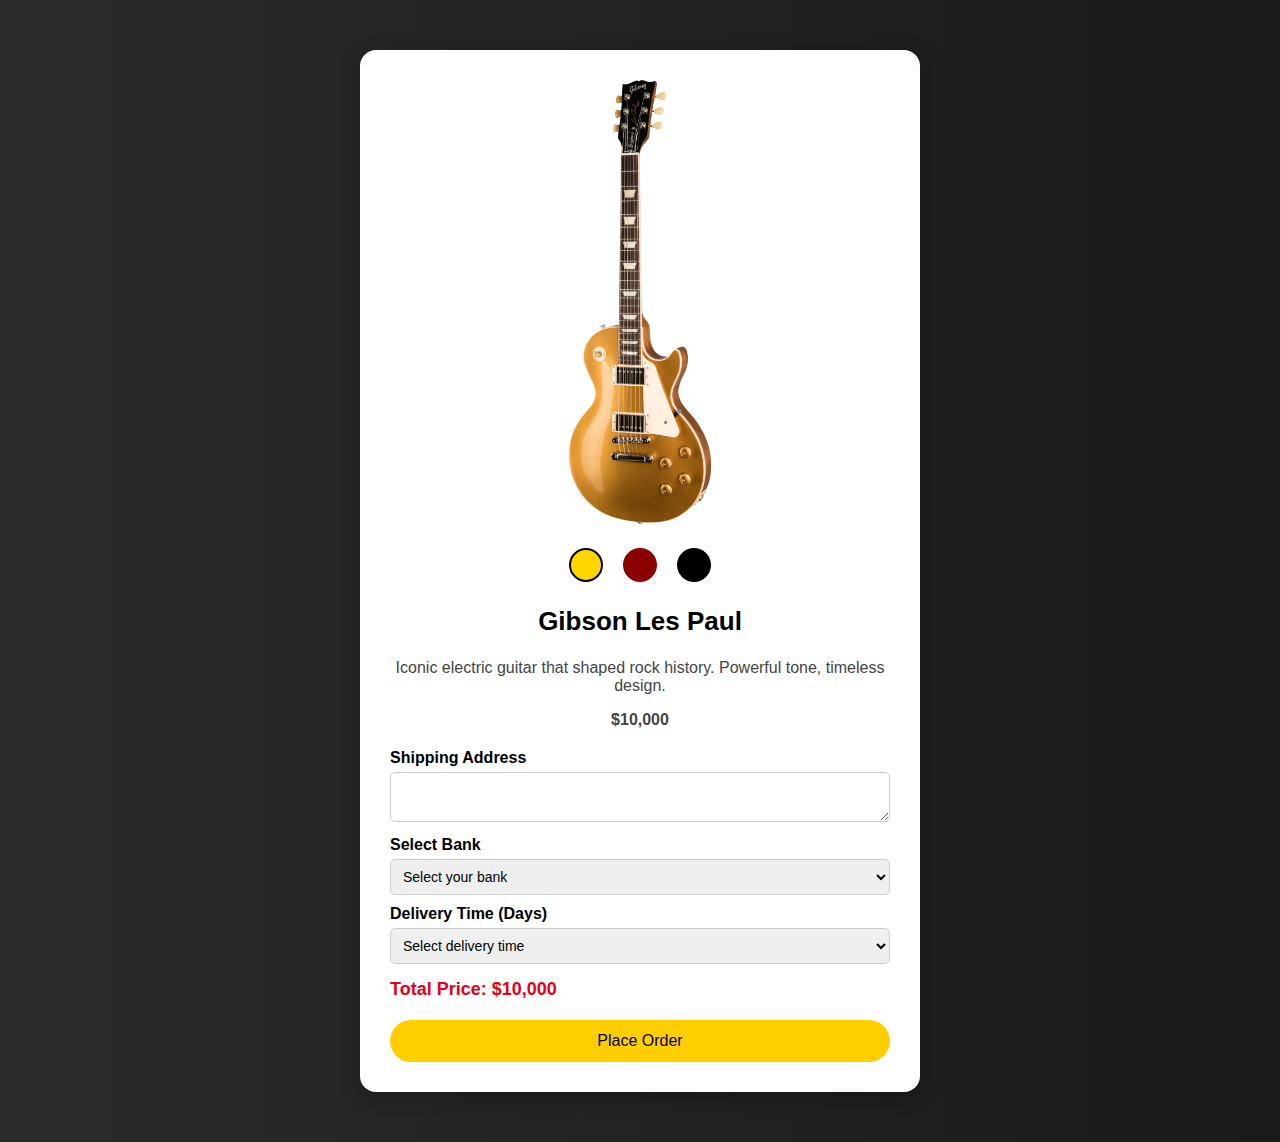
<file: lespaul.html>
<!DOCTYPE html>
<html lang="en">
<head>
  <meta charset="UTF-8" />
  <meta name="viewport" content="width=device-width, initial-scale=1" />
  <title>Gibson Les Paul</title>
  <style>
    body {
      font-family: 'Segoe UI', sans-serif;
      background: linear-gradient(to right, #2b2b2b, #1a1a1a);
      color: #fff;
      margin: 0;
      padding: 0;
    }
    .main-wrap {
      display: flex;
      justify-content: center;
      padding: 50px 20px;
    }
    .product {
      background: #fff;
      color: #000;
      border-radius: 16px;
      padding: 30px;
      max-width: 500px;
      box-shadow: 0 4px 20px rgba(0, 0, 0, 0.3);
      text-align: center;
    }
    .image-gallery img {
      width: 250px;
      height: auto;
      border-radius: 10px;
      transition: 0.3s;
    }
    .color-options {
      margin: 20px 0;
    }
    .color-circle {
      display: inline-block;
      width: 30px;
      height: 30px;
      border-radius: 50%;
      margin: 0 8px;
      cursor: pointer;
      border: 2px solid transparent;
      transition: border 0.3s;
    }
    .color-circle:hover,
    .color-circle.selected {
      border: 2px solid #000;
    }
    .details h2 {
      font-size: 26px;
      margin-top: 10px;
    }
    .details p {
      font-size: 16px;
      color: #444;
    }
    form {
      margin-top: 20px;
      text-align: left;
    }
    label {
      display: block;
      margin-top: 10px;
      font-weight: bold;
    }
    textarea, select {
      width: 100%;
      padding: 8px;
      margin-top: 5px;
      border-radius: 5px;
      border: 1px solid #ccc;
      font-size: 14px;
      box-sizing: border-box;
    }
    .price, #totalPriceDisplay {
      font-size: 18px;
      font-weight: bold;
      margin-top: 15px;
      color: #e2001a;
    }
    button {
      background-color: #ffce00;
      color: black;
      padding: 12px 25px;
      font-size: 16px;
      border: none;
      border-radius: 30px;
      cursor: pointer;
      margin-top: 20px;
      transition: background-color 0.3s;
      width: 100%;
    }
    button:hover {
      background-color: #e6b800;
    }
  </style>
</head>
<body>
  <section class="main-wrap">
    <div class="product">
      <div class="image-gallery">
        <img id="productImg" src="lespaul50s.webp" alt="Gibson Les Paul" />
      </div>

      <div class="color-options">
        <div class="color-circle selected" style="background-color: gold;" 
             title="Gold Top" onclick="changeColor('lespaul50s.webp', 10000, this)"></div>
        <div class="color-circle" style="background-color: darkred;" 
             title="Cherry Sunburst" onclick="changeColor('lespaul_cherry.jpg', 2500, this)"></div>
        <div class="color-circle" style="background-color: black;" 
             title="Ebony Black" onclick="changeColor('lespaul_black.jpg', 2500, this)"></div>
      </div>

      <div class="details">
        <h2>Gibson Les Paul</h2>
        <p>Iconic electric guitar that shaped rock history. Powerful tone, timeless design.</p>
        <p class="price" id="priceTag">$10,000</p>
      </div>

      <form action="thankyou.html" method="get" id="orderForm">
        <input type="hidden" name="color" id="selectedColor" value="Gold Top" />
        <input type="hidden" name="price" id="selectedPrice" value="10000" />
        <input type="hidden" name="shippingFee" id="shippingFee" value="0" />
        <input type="hidden" name="totalPrice" id="totalPrice" value="10000" />

        <label for="address">Shipping Address</label>
        <textarea name="address" id="address" required></textarea>

        <label for="bank">Select Bank</label>
        <select name="bank" id="bank" required>
          <option value="" disabled selected>Select your bank</option>
          <option value="BPI">BPI</option>
          <option value="BDO">BDO</option>
          <option value="Metrobank">Metrobank</option>
          <option value="Landbank">Landbank</option>
        </select>

        <label for="deliveryDays">Delivery Time (Days)</label>
        <select name="deliveryDays" id="deliveryDays" required onchange="updateShippingFee()">
          <option value="" disabled selected>Select delivery time</option>
          <option value="3">3 Days (Fast) - $50</option>
          <option value="5">5 Days - $30</option>
          <option value="7">7 Days (Standard) - $20</option>
          <option value="14">14 Days (Economy) - $10</option>
        </select>

        <div class="price" id="totalPriceDisplay">Total Price: $10,000</div>

        <button type="submit">Place Order</button>
      </form>
    </div>
  </section>

  <script>
    // Shipping fees by delivery days
    const shippingFees = {
      "3": 50,
      "5": 30,
      "7": 20,
      "14": 10
    };

    // Keep track of selected color name and price
    let selectedColorName = "Gold Top";

    function changeColor(imgSrc, price, clickedCircle) {
      // Change main image
      document.getElementById('productImg').src = imgSrc;

      // Update price text
      document.getElementById('priceTag').textContent = '$' + price.toLocaleString();

      // Update hidden inputs
      document.getElementById('selectedPrice').value = price;
      document.getElementById('selectedColor').value = clickedCircle.title;

      selectedColorName = clickedCircle.title;

      // Update total price display to reflect new guitar price + current shipping fee
      updateShippingFee();

      // Update selected class on color circles
      document.querySelectorAll('.color-circle').forEach(c => c.classList.remove('selected'));
      clickedCircle.classList.add('selected');
    }

    function updateShippingFee() {
      const deliveryDays = document.getElementById('deliveryDays').value;
      const shippingFee = shippingFees[deliveryDays] || 0;

      const guitarPrice = parseInt(document.getElementById('selectedPrice').value, 10);
      const totalPrice = guitarPrice + shippingFee;

      // Update hidden inputs
      document.getElementById('shippingFee').value = shippingFee;
      document.getElementById('totalPrice').value = totalPrice;

      // Update visible total price display
      document.getElementById('totalPriceDisplay').textContent = 'Total Price: $' + totalPrice.toLocaleString();
    }

    // Initialize total price display on page load
    window.onload = function() {
      updateShippingFee();
    }
  </script>
</body>
</html>
</file>
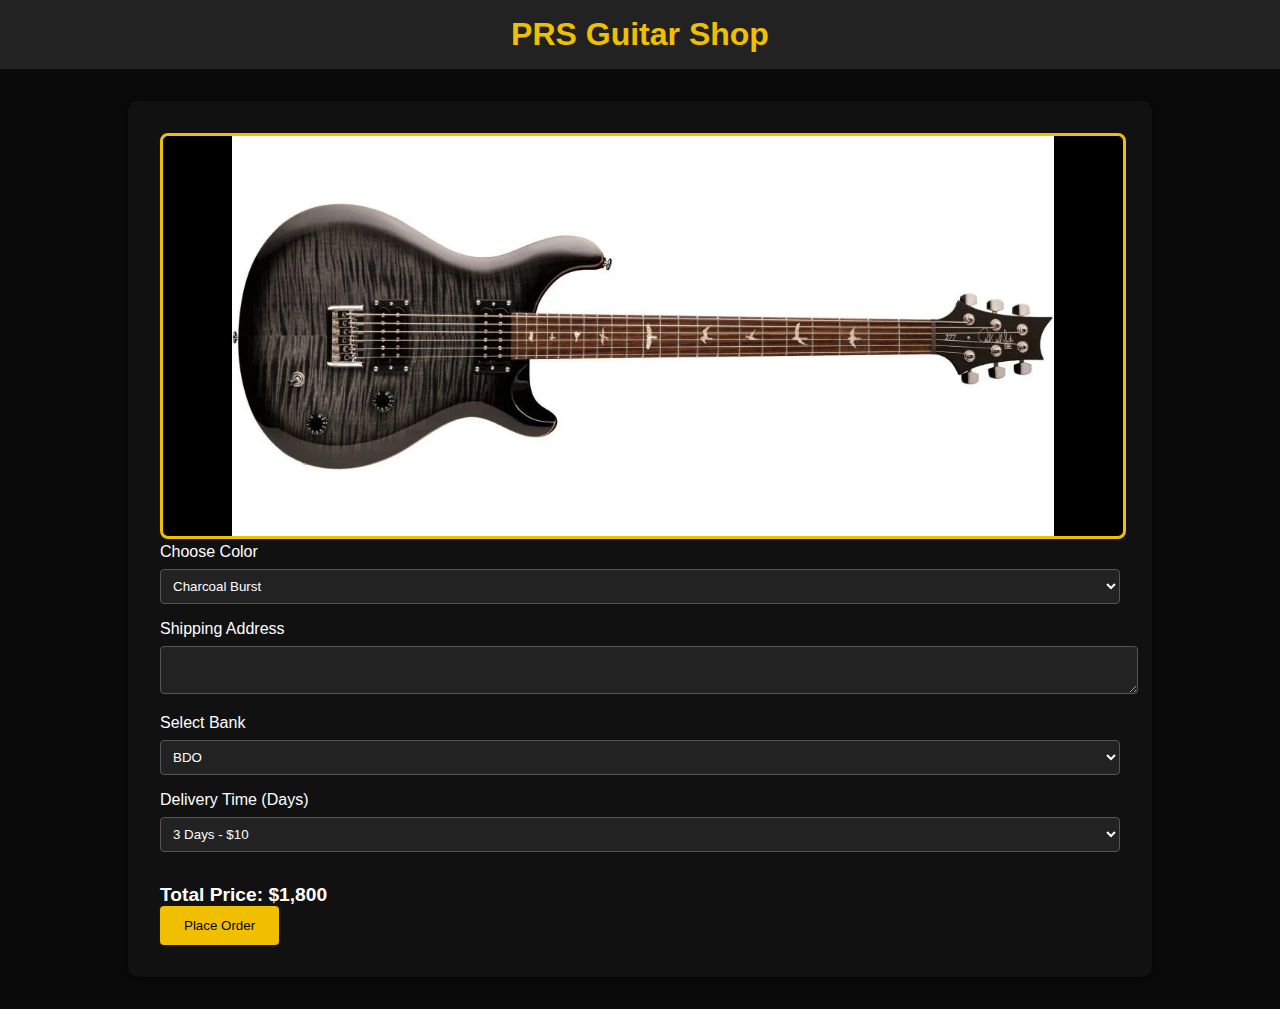
<file: prs.html>
<!DOCTYPE html>
<html lang="en">
<head>
  <meta charset="UTF-8">
  <title>PRS Guitar Shop</title>
  <style>
    body {
      font-family: 'Segoe UI', sans-serif;
      background: #0a0a0a;
      color: white;
      margin: 0;
      padding: 0;
    }

    header {
      background: #222;
      padding: 1rem;
      text-align: center;
    }

    header h1 {
      color: #f0c000;
      margin: 0;
    }

    .container {
      max-width: 960px;
      margin: 2rem auto;
      padding: 2rem;
      background: #111;
      border-radius: 10px;
      box-shadow: 0 2px 10px rgba(0,0,0,0.5);
    }

    img {
      width: 100%;
      max-height: 400px;
      object-fit: contain;
      border-radius: 8px;
      border: 3px solid #f0c000;
      background: #000;
    }

    select, input, textarea {
      width: 100%;
      padding: 0.5rem;
      margin-top: 0.5rem;
      margin-bottom: 1rem;
      border: 1px solid #555;
      border-radius: 4px;
      background: #222;
      color: white;
    }

    .btn {
      background: #f0c000;
      color: black;
      border: none;
      padding: 0.75rem 1.5rem;
      border-radius: 4px;
      cursor: pointer;
    }

    .price-display {
      font-size: 1.2rem;
      font-weight: bold;
      margin-top: 1rem;
    }
  </style>
</head>
<body>
  <header>
    <h1>PRS Guitar Shop</h1>
  </header>

  <div class="container">
    <img id="guitarImage" src="P1.webp" alt="PRS Guitar">

    <label for="colorSelect">Choose Color</label>
    <select id="colorSelect" onchange="updateGuitar()">
      <option value="Charcoal Burst">Charcoal Burst</option>
      <option value="Blue Matteo">Blue Matteo</option>
      <option value="Vintage Sunburst">Vintage Sunburst</option>
      <option value="Fire Red Burst">Fire Red Burst</option>
    </select>

    <form action="thankyou.html" method="get">
      <input type="hidden" name="color" id="selectedColor" value="Charcoal Burst">
      <input type="hidden" name="price" id="selectedPrice" value="1800">
      <input type="hidden" name="shippingFee" id="shippingFee" value="0">
      <input type="hidden" name="totalPrice" id="totalPrice" value="1800">

      <label for="address">Shipping Address</label>
      <textarea name="address" id="address" required></textarea>

      <label for="bank">Select Bank</label>
      <select name="bank" id="bank" required>
        <option value="BDO">BDO</option>
        <option value="BPI">BPI</option>
        <option value="Metrobank">Metrobank</option>
        <option value="UnionBank">UnionBank</option>
      </select>

      <label for="deliveryDays">Delivery Time (Days)</label>
      <select name="deliveryDays" id="deliveryDays" onchange="updateShippingFee()" required>
        <option value="3">3 Days - $10</option>
        <option value="5">5 Days - $6</option>
        <option value="7">7 Days - $4</option>
        <option value="14">14 Days - $2</option>
      </select>

      <div class="price-display" id="totalPriceDisplay">Total Price: $1,800</div>

      <button class="btn" type="submit">Place Order</button>
    </form>
  </div>

  <script>
    const guitars = {
      "Charcoal Burst": { img: "P1.webp", price: 1800 },
      "Blue Matteo": { img: "P2.webp", price: 1900 },
      "Vintage Sunburst": { img: "P3.webp", price: 2000 },
      "Fire Red Burst": { img: "P4.png", price: 2100 },
    };

    const shippingFees = {
      3: 10,
      5: 6,
      7: 4,
      14: 2
    };

    function updateGuitar() {
      const color = document.getElementById('colorSelect').value;
      const guitar = guitars[color];

      document.getElementById('guitarImage').src = guitar.img;
      document.getElementById('selectedColor').value = color;
      document.getElementById('selectedPrice').value = guitar.price;

      updateShippingFee();
    }

    function updateShippingFee() {
      const deliveryDays = document.getElementById('deliveryDays').value;
      const fee = shippingFees[deliveryDays] || 0;
      const basePrice = parseInt(document.getElementById('selectedPrice').value);
      const total = basePrice + fee;

      document.getElementById('shippingFee').value = fee;
      document.getElementById('totalPrice').value = total;
      document.getElementById('totalPriceDisplay').textContent = 'Total Price: $' + total.toLocaleString();
    }
  </script>
</body>
</html>
</file>
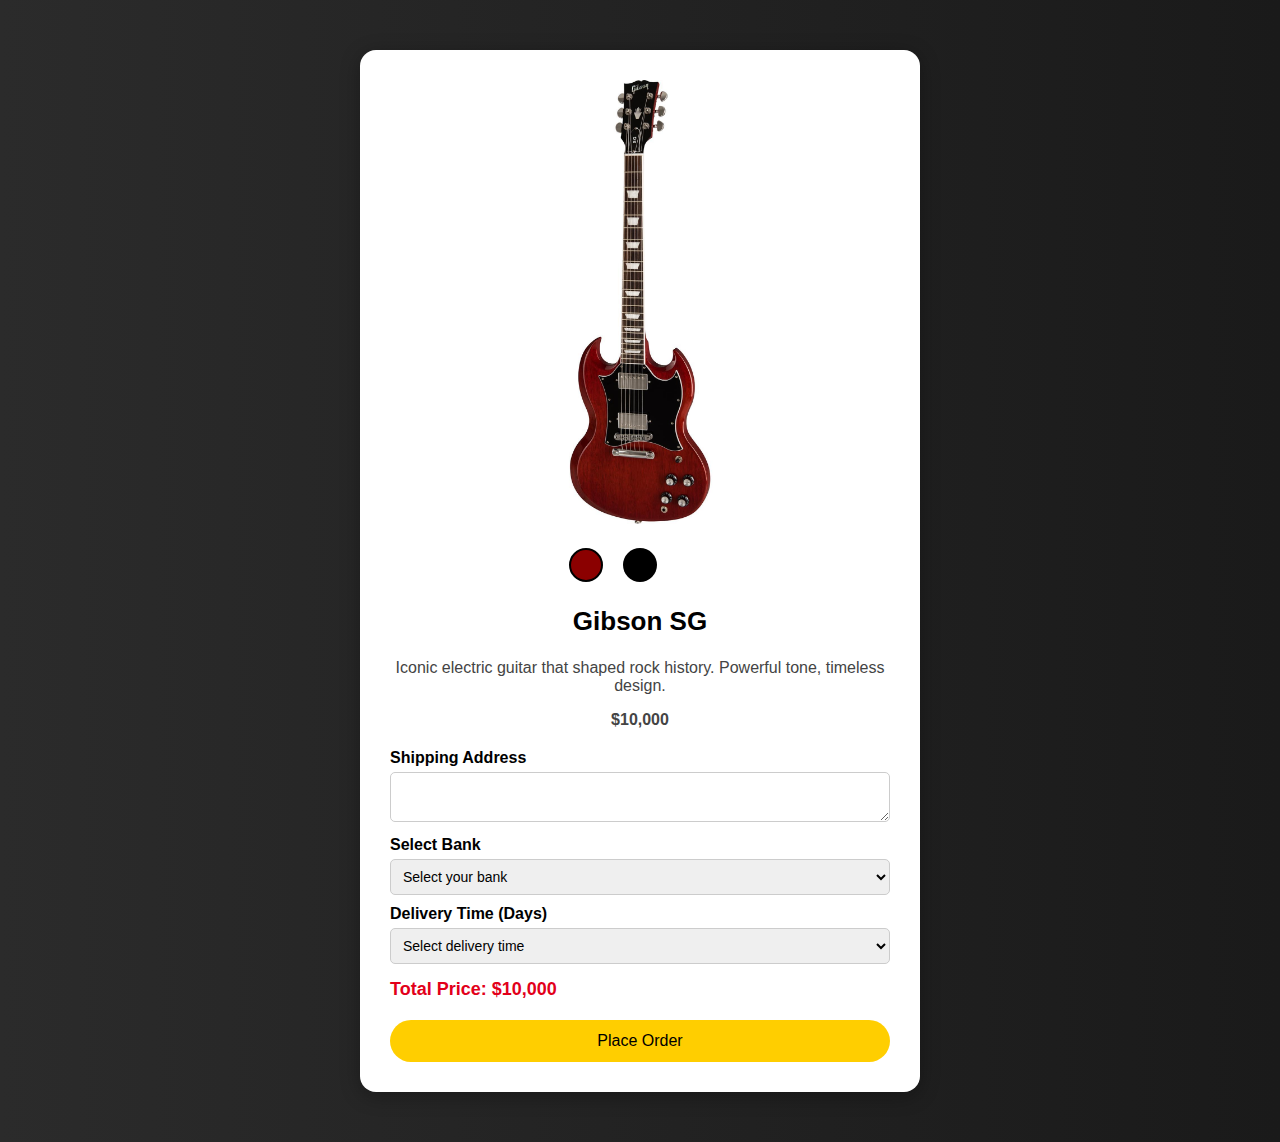
<file: sg.html>
<!DOCTYPE html>
<html lang="en">
<head>
  <meta charset="UTF-8" />
  <meta name="viewport" content="width=device-width, initial-scale=1" />
  <title>Gibson SG</title>
  <style>
    body {
      font-family: 'Segoe UI', sans-serif;
      background: linear-gradient(to right, #2b2b2b, #1a1a1a);
      color: #fff;
      margin: 0;
      padding: 0;
    }
    .main-wrap {
      display: flex;
      justify-content: center;
      padding: 50px 20px;
    }
    .product {
      background: #fff;
      color: #000;
      border-radius: 16px;
      padding: 30px;
      max-width: 500px;
      box-shadow: 0 4px 20px rgba(0, 0, 0, 0.3);
      text-align: center;
    }
    .image-gallery img {
      width: 250px;
      height: auto;
      border-radius: 10px;
      transition: 0.3s;
    }
    .color-options {
      margin: 20px 0;
    }
    .color-circle {
      display: inline-block;
      width: 30px;
      height: 30px;
      border-radius: 50%;
      margin: 0 8px;
      cursor: pointer;
      border: 2px solid transparent;
      transition: border 0.3s;
    }
    .color-circle:hover,
    .color-circle.selected {
      border: 2px solid #000;
    }
    .details h2 {
      font-size: 26px;
      margin-top: 10px;
    }
    .details p {
      font-size: 16px;
      color: #444;
    }
    form {
      margin-top: 20px;
      text-align: left;
    }
    label {
      display: block;
      margin-top: 10px;
      font-weight: bold;
    }
    textarea, select {
      width: 100%;
      padding: 8px;
      margin-top: 5px;
      border-radius: 5px;
      border: 1px solid #ccc;
      font-size: 14px;
      box-sizing: border-box;
    }
    .price, #totalPriceDisplay {
      font-size: 18px;
      font-weight: bold;
      margin-top: 15px;
      color: #e2001a;
    }
    button {
      background-color: #ffce00;
      color: black;
      padding: 12px 25px;
      font-size: 16px;
      border: none;
      border-radius: 30px;
      cursor: pointer;
      margin-top: 20px;
      transition: background-color 0.3s;
      width: 100%;
    }
    button:hover {
      background-color: #e6b800;
    }
  </style>
</head>
<body>
  <section class="main-wrap">
    <div class="product">
      <div class="image-gallery">
        <img id="productImg" src="sgcherry.jpg" alt="Gibson SG Cherry" />
      </div>

      <div class="color-options">
        <div class="color-circle selected" style="background-color: darkred;" 
             title="Cherry Sunburst" onclick="changeColor('sgcherry.jpg', 10000, this)"></div>
        <div class="color-circle" style="background-color: black;" 
             title="Ebony Black" onclick="changeColor('sgblack.jpg', 2500, this)"></div>
        <div class="color-circle" style="background-color: white;" 
             title="White" onclick="changeColor('sgwhite.jpg', 2500, this)"></div>
      </div>

      <div class="details">
        <h2>Gibson SG</h2>
        <p>Iconic electric guitar that shaped rock history. Powerful tone, timeless design.</p>
        <p class="price" id="priceTag">$10,000</p>
      </div>

      <form action="thankyou.html" method="get" id="orderForm">
        <input type="hidden" name="color" id="selectedColor" value="Cherry Sunburst" />
        <input type="hidden" name="price" id="selectedPrice" value="10000" />
        <input type="hidden" name="shippingFee" id="shippingFee" value="0" />
        <input type="hidden" name="totalPrice" id="totalPrice" value="10000" />

        <label for="address">Shipping Address</label>
        <textarea name="address" id="address" required></textarea>

        <label for="bank">Select Bank</label>
        <select name="bank" id="bank" required>
          <option value="" disabled selected>Select your bank</option>
          <option value="BPI">BPI</option>
          <option value="BDO">BDO</option>
          <option value="Metrobank">Metrobank</option>
          <option value="Landbank">Landbank</option>
        </select>

        <label for="deliveryDays">Delivery Time (Days)</label>
        <select name="deliveryDays" id="deliveryDays" required onchange="updateShippingFee()">
          <option value="" disabled selected>Select delivery time</option>
          <option value="3">3 Days (Fast) - $50</option>
          <option value="5">5 Days - $30</option>
          <option value="7">7 Days (Standard) - $20</option>
          <option value="14">14 Days (Economy) - $10</option>
        </select>

        <div class="price" id="totalPriceDisplay">Total Price: $10,000</div>

        <button type="submit">Place Order</button>
      </form>
    </div>
  </section>

  <script>
    // Shipping fees by delivery days
    const shippingFees = {
      "3": 50,
      "5": 30,
      "7": 20,
      "14": 10
    };

    function changeColor(imgSrc, price, clickedCircle) {
      // Change main image
      document.getElementById('productImg').src = imgSrc;

      // Update price text
      document.getElementById('priceTag').textContent = '$' + price.toLocaleString();

      // Update hidden inputs
      document.getElementById('selectedPrice').value = price;
      document.getElementById('selectedColor').value = clickedCircle.title;

      // Update total price display to reflect new guitar price + current shipping fee
      updateShippingFee();

      // Update selected class on color circles
      document.querySelectorAll('.color-circle').forEach(c => c.classList.remove('selected'));
      clickedCircle.classList.add('selected');
    }

    function updateShippingFee() {
      const deliveryDays = document.getElementById('deliveryDays').value;
      const shippingFee = shippingFees[deliveryDays] || 0;

      const guitarPrice = parseInt(document.getElementById('selectedPrice').value, 10);
      const totalPrice = guitarPrice + shippingFee;

      // Update hidden inputs
      document.getElementById('shippingFee').value = shippingFee;
      document.getElementById('totalPrice').value = totalPrice;

      // Update visible total price display
      document.getElementById('totalPriceDisplay').textContent = 'Total Price: $' + totalPrice.toLocaleString();
    }

    // Initialize total price display on page load
    window.onload = function() {
      updateShippingFee();
    };
  </script>
</body>
</html>
</file>
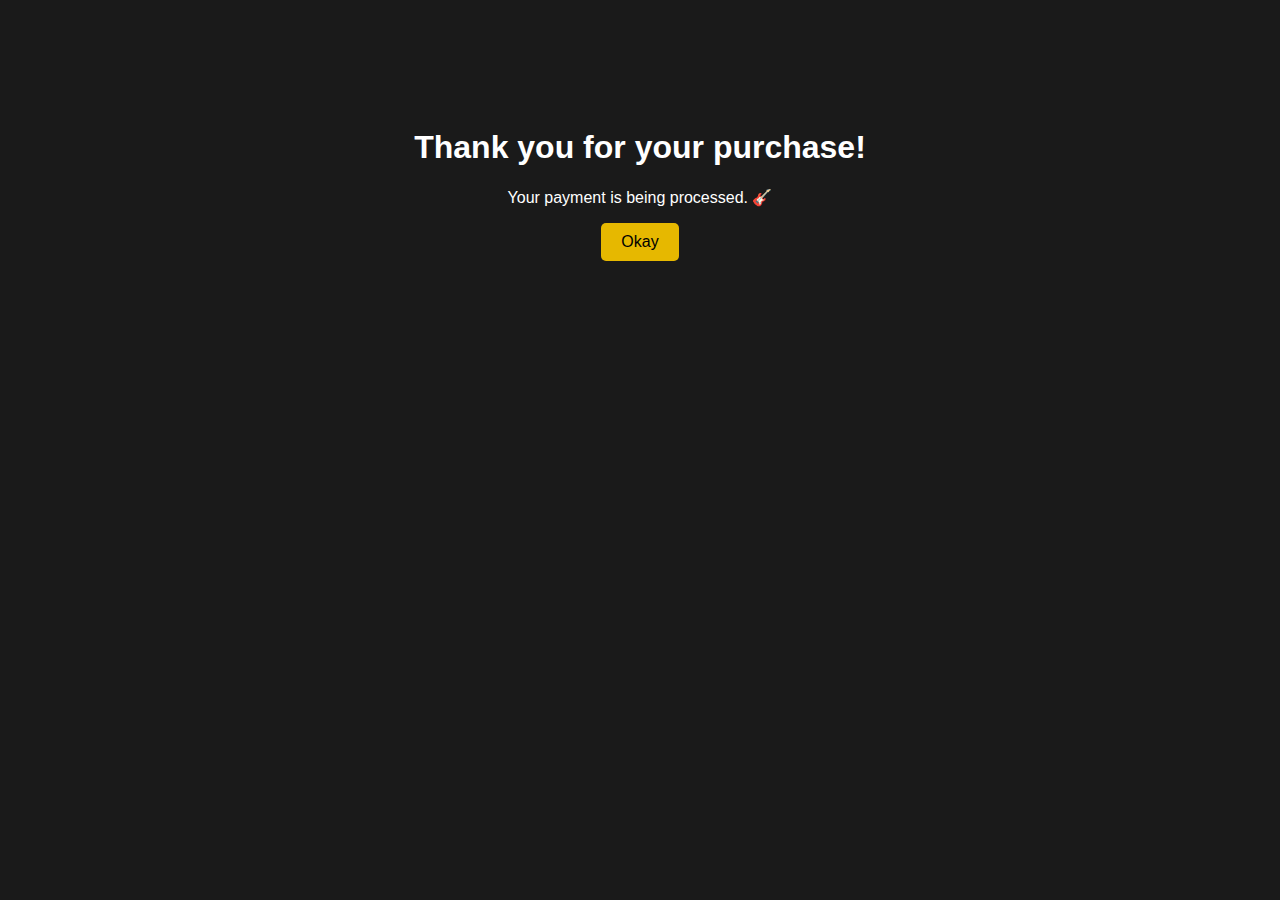
<file: thankyou.html>
<!DOCTYPE html>
<html lang="en">
<head>
  <meta charset="UTF-8">
  <title>Thank You!</title>
  <style>
    body {
      background-color: #1a1a1a;
      color: #fff;
      text-align: center;
      font-family: Arial, sans-serif;
      padding-top: 100px;
    }
  </style>
</head>
<body>
  <h1>Thank you for your purchase!</h1>
  <p>Your payment is being processed. 🎸</p>
  <button style="background-color: #e6b800; color: #000; padding: 10px 20px; border: none; border-radius: 5px; cursor: pointer; font-size: 16px;" onclick="window.location.href='home.html'">Okay</button>
</body>
</html>
</file>
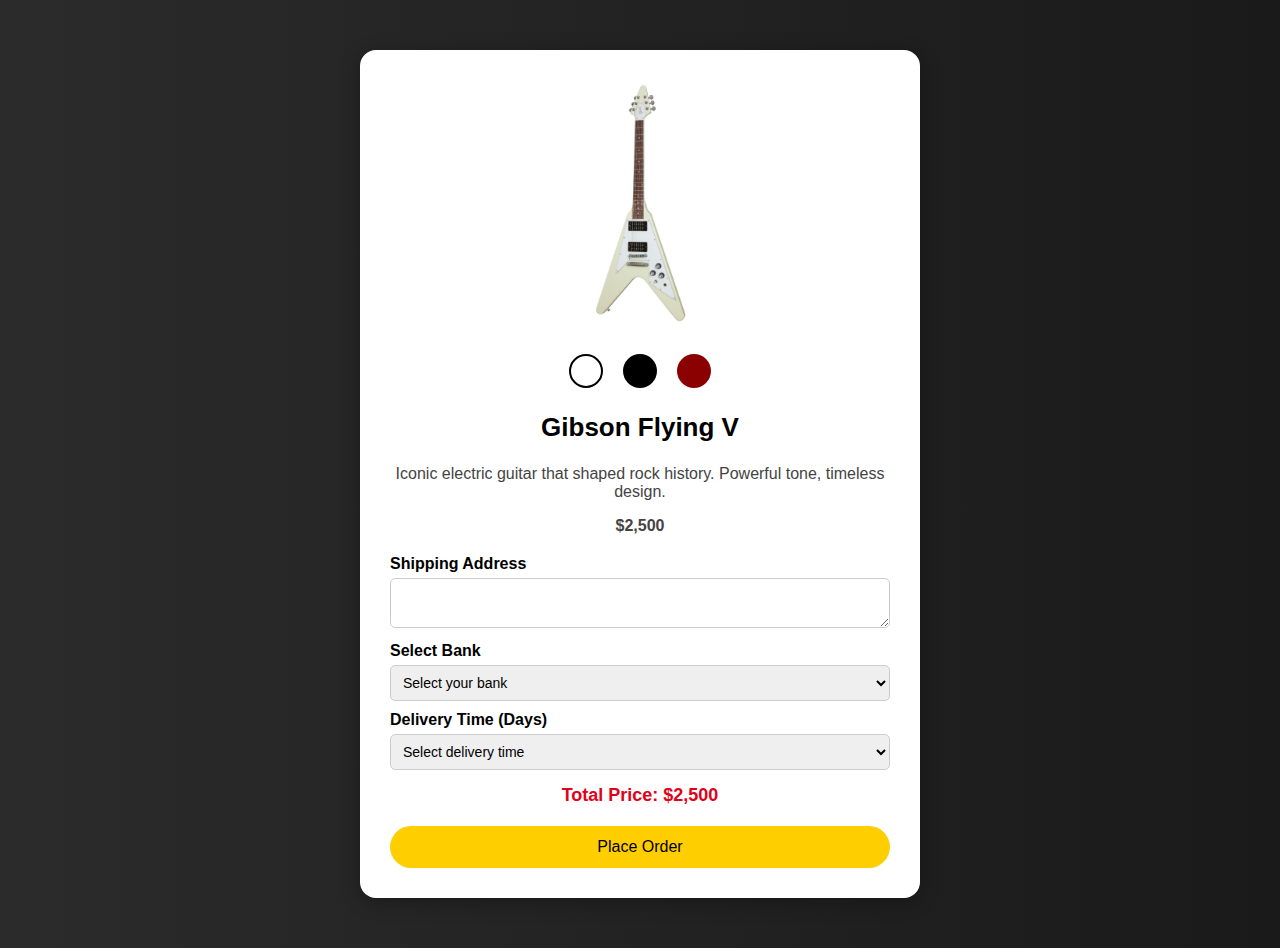
<file: v.html>
<!DOCTYPE html>
<html lang="en">
<head>
  <meta charset="UTF-8" />
  <meta name="viewport" content="width=device-width, initial-scale=1" />
  <title>Gibson Flying V</title>
  <style>
    body {
      font-family: 'Segoe UI', sans-serif;
      background: linear-gradient(to right, #2b2b2b, #1a1a1a);
      color: #fff;
      margin: 0;
      padding: 0;
    }
    .main-wrap {
      display: flex;
      justify-content: center;
      padding: 50px 20px;
    }
    .product {
      background: #fff;
      color: #000;
      border-radius: 16px;
      padding: 30px;
      max-width: 500px;
      box-shadow: 0 4px 20px rgba(0, 0, 0, 0.3);
      text-align: center;
    }
    .image-gallery img {
      width: 250px;
      height: auto;
      border-radius: 10px;
      transition: 0.3s;
    }
    .color-options {
      margin: 20px 0;
    }
    .color-circle {
      display: inline-block;
      width: 30px;
      height: 30px;
      border-radius: 50%;
      margin: 0 8px;
      cursor: pointer;
      border: 2px solid transparent;
      transition: border 0.3s;
    }
    .color-circle:hover,
    .color-circle.selected {
      border: 2px solid #000;
    }
    .details h2 {
      font-size: 26px;
      margin-top: 10px;
    }
    .details p {
      font-size: 16px;
      color: #444;
    }
    form {
      margin-top: 20px;
      text-align: left;
    }
    label {
      display: block;
      margin-top: 10px;
      font-weight: bold;
    }
    textarea, select {
      width: 100%;
      padding: 8px;
      margin-top: 5px;
      border-radius: 5px;
      border: 1px solid #ccc;
      font-size: 14px;
      box-sizing: border-box;
      color: #000;
    }
    .price, #totalPriceDisplay {
      font-size: 18px;
      font-weight: bold;
      margin-top: 15px;
      color: #e2001a;
      text-align: center;
    }
    button {
      background-color: #ffce00;
      color: black;
      padding: 12px 25px;
      font-size: 16px;
      border: none;
      border-radius: 30px;
      cursor: pointer;
      margin-top: 20px;
      transition: background-color 0.3s;
      width: 100%;
    }
    button:hover {
      background-color: #e6b800;
    }
    .bank-details {
      margin-top: 20px;
      display: none;
      background: #f8f8f8;
      padding: 20px;
      border-radius: 10px;
      color: #333;
      text-align: left;
    }
    .bank-details h3 {
      margin-top: 0;
    }
    .bank-details p {
      margin: 8px 0;
    }
  </style>
</head>
<body>
  <section class="main-wrap">
    <div class="product">
      <div class="image-gallery">
        <img id="productImg" src="whitev.webp" alt="Gibson Flying V" />
      </div>

      <div class="color-options">
        <div class="color-circle selected" style="background-color: white;" 
             title="White" onclick="changeColor('whitev.webp', 2500, this)"></div>
        <div class="color-circle" style="background-color: black;" 
             title="Black" onclick="changeColor('newv.png', 2500, this)"></div>
        <div class="color-circle" style="background-color: darkred;" 
             title="Dark Red" onclick="changeColor('redv.jpg', 10000, this)"></div>
      </div>

      <div class="details">
        <h2>Gibson Flying V</h2>
        <p>Iconic electric guitar that shaped rock history. Powerful tone, timeless design.</p>
        <p class="price" id="priceTag">$2,500</p>
      </div>

      <form action="thankyou.html" method="get" id="orderForm">
        <input type="hidden" name="color" id="selectedColor" value="White" />
        <input type="hidden" name="price" id="selectedPrice" value="2500" />
        <input type="hidden" name="shippingFee" id="shippingFee" value="0" />
        <input type="hidden" name="totalPrice" id="totalPrice" value="2500" />

        <label for="address">Shipping Address</label>
        <textarea name="address" id="address" required></textarea>

        <label for="bank">Select Bank</label>
        <select name="bank" id="bank" required>
          <option value="" disabled selected>Select your bank</option>
          <option value="BPI">BPI</option>
          <option value="BDO">BDO</option>
          <option value="Metrobank">Metrobank</option>
          <option value="Landbank">Landbank</option>
        </select>

        <label for="deliveryDays">Delivery Time (Days)</label>
        <select name="deliveryDays" id="deliveryDays" required onchange="updateShippingFee()">
          <option value="" disabled selected>Select delivery time</option>
          <option value="3">3 Days (Fast) - $50</option>
          <option value="5">5 Days - $30</option>
          <option value="7">7 Days (Standard) - $20</option>
          <option value="14">14 Days (Economy) - $10</option>
        </select>

        <div class="price" id="totalPriceDisplay">Total Price: $2,500</div>

        <button type="submit">Place Order</button>
      </form>

      <div class="bank-details" id="bankInfo">
        <h3>Payment Details</h3>
        <p><strong>Bank:</strong> <span id="selectedBank">Gibson Bank Inc.</span></p>
        <p><strong>Account Number:</strong> 1234-5678-9012</p>
        <p><strong>Reference:</strong> FLYV2025</p>
        <p><em>Please send proof of payment to sylvesterguitaratelier.com</em></p>
      </div>
    </div>
  </section>

  <script>
    // Shipping fees by delivery days
    const shippingFees = {
      "3": 50,
      "5": 30,
      "7": 20,
      "14": 10
    };

    // Initial selected color name
    let selectedColorName = "White";

    function changeColor(imgSrc, price, clickedCircle) {
      // Change main image
      document.getElementById('productImg').src = imgSrc;

      // Update price text
      document.getElementById('priceTag').textContent = '$' + price.toLocaleString();

      // Update hidden inputs
      document.getElementById('selectedPrice').value = price;
      document.getElementById('selectedColor').value = clickedCircle.title;

      selectedColorName = clickedCircle.title;

      // Update total price display to reflect new guitar price + current shipping fee
      updateShippingFee();

      // Update selected class on color circles
      document.querySelectorAll('.color-circle').forEach(c => c.classList.remove('selected'));
      clickedCircle.classList.add('selected');
    }

    function updateShippingFee() {
      const deliveryDays = document.getElementById('deliveryDays').value;
      const shippingFee = shippingFees[deliveryDays] || 0;

      const guitarPrice = parseInt(document.getElementById('selectedPrice').value, 10);
      const totalPrice = guitarPrice + shippingFee;

      // Update hidden inputs
      document.getElementById('shippingFee').value = shippingFee;
      document.getElementById('totalPrice').value = totalPrice;

      // Update visible total price display
      document.getElementById('totalPriceDisplay').textContent = 'Total Price: $' + totalPrice.toLocaleString();
    }

    // Initialize total price display on page load
    window.onload = function() {
      updateShippingFee();
    }
  </script>
</body>
</html>
</file>
